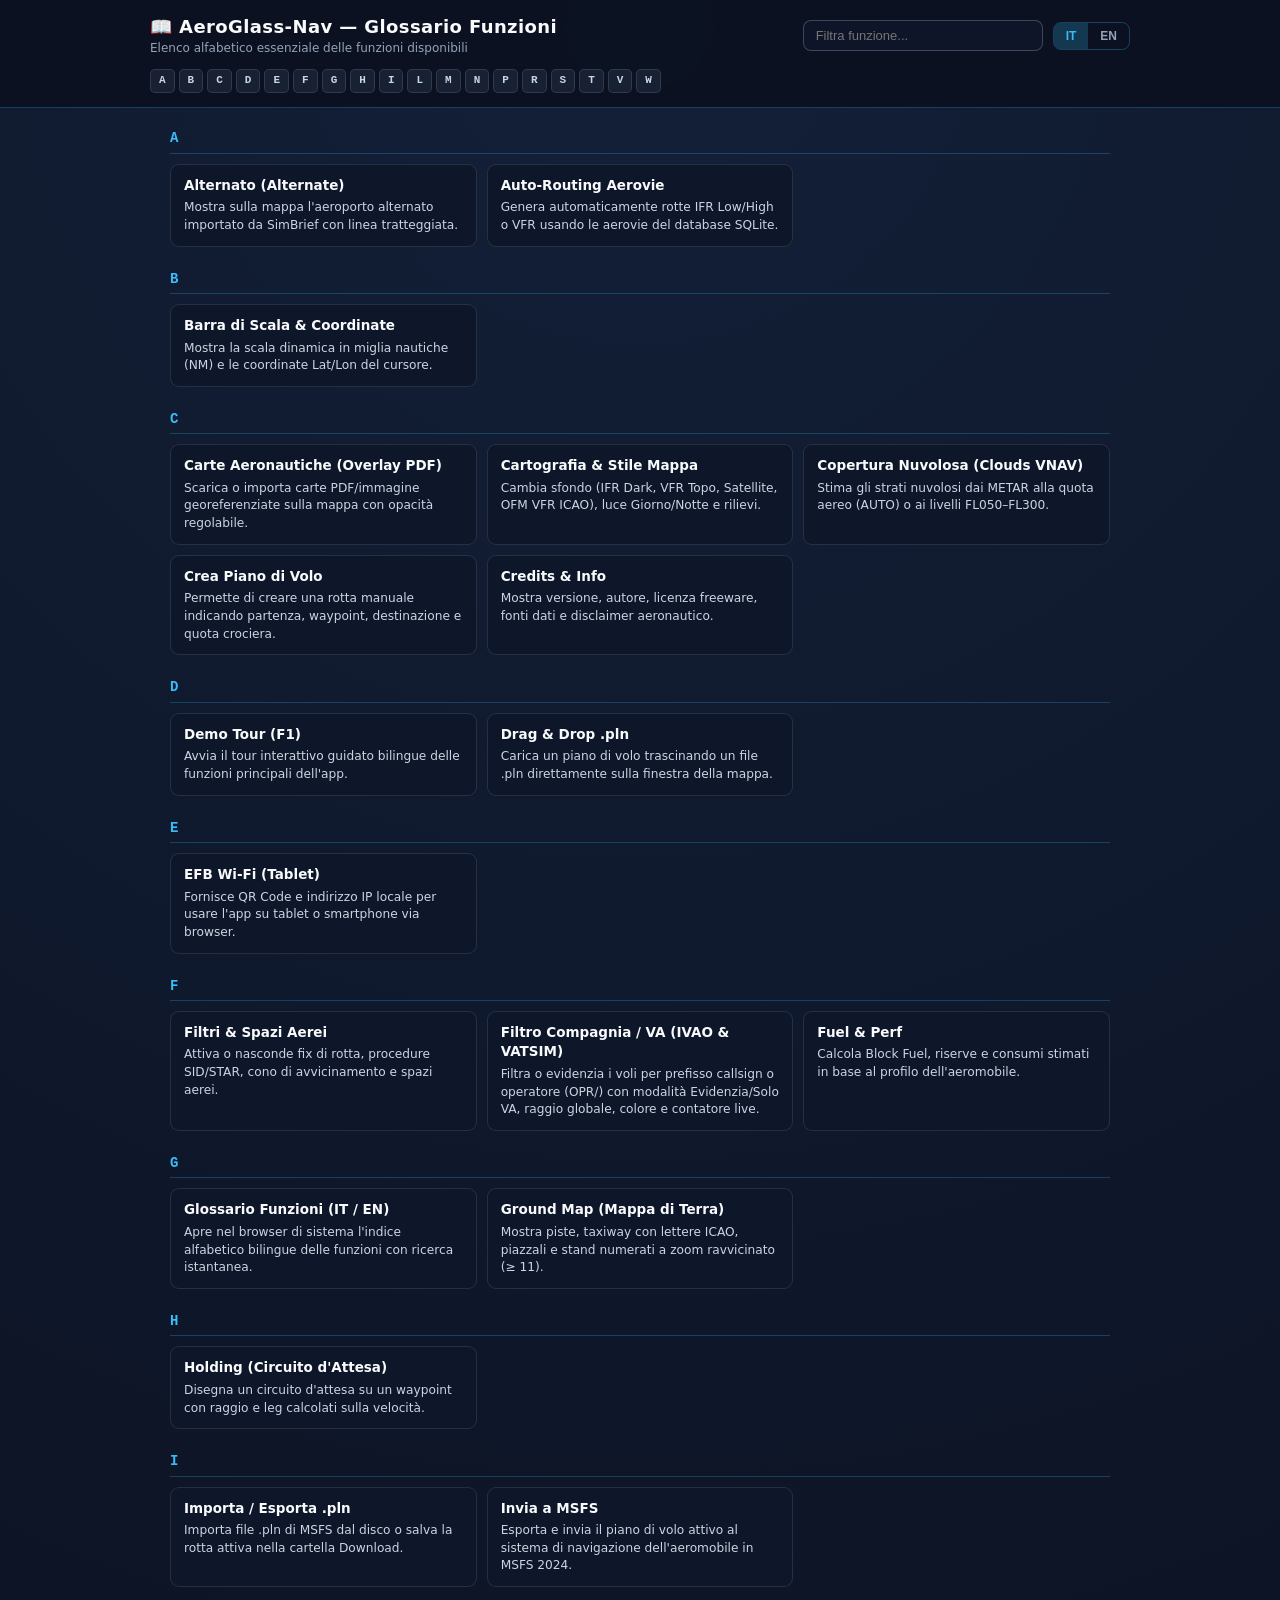
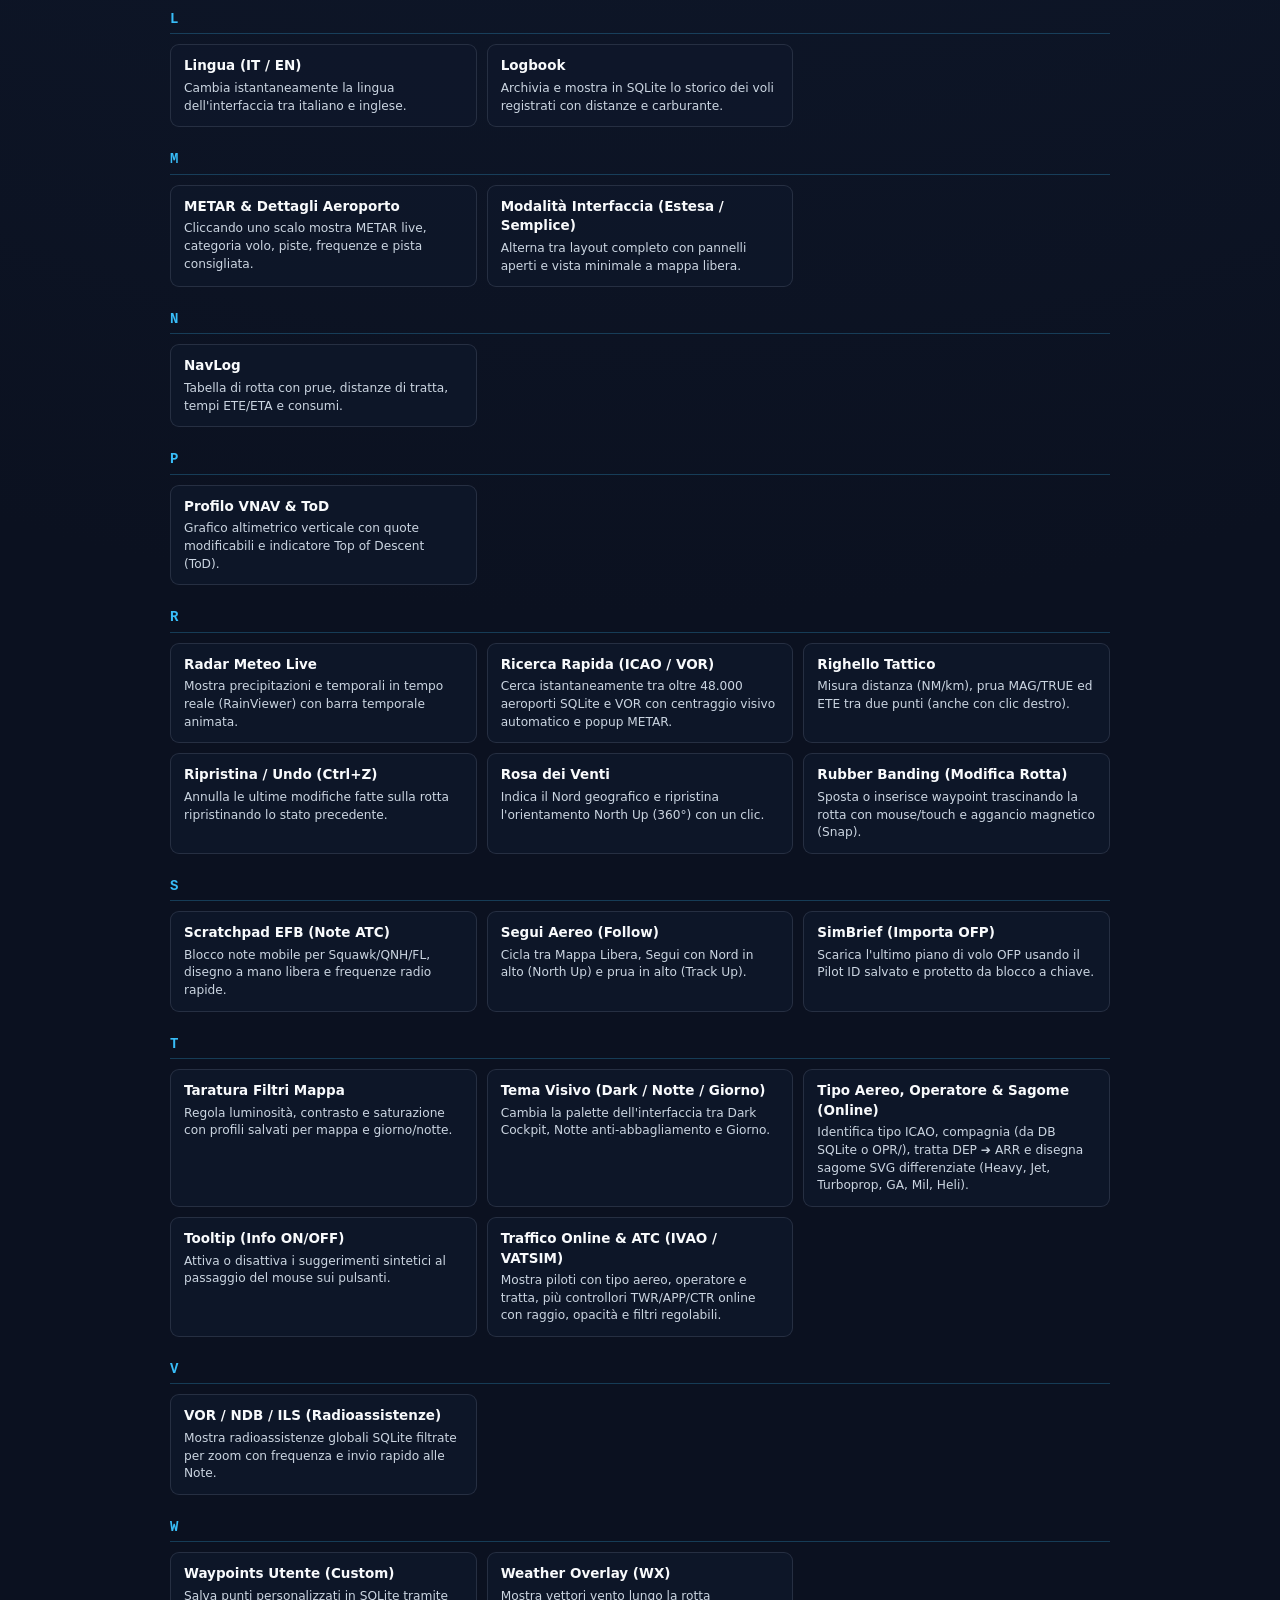
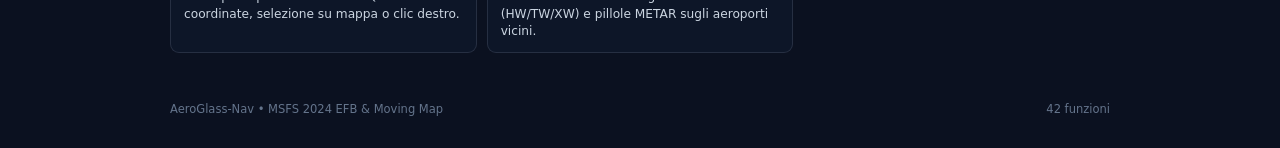
<file: src/ui/glossary.html>
<!DOCTYPE html>
<html lang="it">
<head>
    <meta charset="UTF-8">
    <meta name="viewport" content="width=device-width, initial-scale=1.0">
    <title>AeroGlass-Nav — Glossario Funzioni / Feature Glossary</title>
    <style>
        :root {
            --bg-main: #0b1120;
            --bg-card: rgba(15, 23, 42, 0.92);
            --border: rgba(56, 189, 248, 0.28);
            --cyan: #38bdf8;
            --text: #e2e8f0;
            --muted: #94a3b8;
        }
        * { box-sizing: border-box; }
        body {
            margin: 0;
            background: radial-gradient(circle at top, #132038 0%, var(--bg-main) 65%);
            color: var(--text);
            font-family: 'Segoe UI', system-ui, -apple-system, sans-serif;
            min-height: 100vh;
            line-height: 1.45;
        }
        header {
            position: sticky;
            top: 0;
            z-index: 100;
            background: rgba(11, 17, 32, 0.94);
            backdrop-filter: blur(10px);
            border-bottom: 1px solid var(--border);
            padding: 14px 20px;
        }
        .header-inner {
            max-width: 980px;
            margin: 0 auto;
            display: flex;
            flex-wrap: wrap;
            align-items: center;
            justify-content: space-between;
            gap: 12px;
        }
        .brand {
            display: flex;
            flex-direction: column;
        }
        .brand h1 {
            margin: 0;
            font-size: 18px;
            color: #f8fafc;
            letter-spacing: 0.4px;
        }
        .brand span {
            font-size: 12px;
            color: var(--muted);
        }
        .controls {
            display: flex;
            align-items: center;
            gap: 10px;
            flex-wrap: wrap;
        }
        #searchInput {
            background: rgba(15, 23, 42, 0.95);
            border: 1px solid rgba(148, 163, 184, 0.35);
            color: #f8fafc;
            border-radius: 8px;
            padding: 7px 12px;
            font-size: 13px;
            width: 240px;
            outline: none;
        }
        #searchInput:focus {
            border-color: var(--cyan);
            box-shadow: 0 0 0 2px rgba(56, 189, 248, 0.2);
        }
        .lang-group {
            display: inline-flex;
            border: 1px solid var(--border);
            border-radius: 8px;
            overflow: hidden;
        }
        .lang-btn {
            background: transparent;
            border: none;
            color: var(--muted);
            padding: 6px 12px;
            font-size: 12px;
            font-weight: 700;
            cursor: pointer;
            transition: background 0.15s, color 0.15s;
        }
        .lang-btn.active {
            background: rgba(56, 189, 248, 0.22);
            color: var(--cyan);
        }
        .alpha-bar {
            max-width: 980px;
            margin: 12px auto 0;
            display: flex;
            flex-wrap: wrap;
            gap: 4px;
        }
        .alpha-btn {
            background: rgba(30, 41, 59, 0.7);
            border: 1px solid rgba(148, 163, 184, 0.2);
            color: #cbd5e1;
            border-radius: 5px;
            padding: 3px 8px;
            font-size: 11px;
            font-weight: 700;
            font-family: Consolas, monospace;
            text-decoration: none;
            cursor: pointer;
        }
        .alpha-btn:hover {
            border-color: var(--cyan);
            color: var(--cyan);
        }
        main {
            max-width: 980px;
            margin: 20px auto 48px;
            padding: 0 20px;
        }
        .letter-group {
            margin-bottom: 22px;
        }
        .letter-heading {
            font-family: Consolas, monospace;
            font-size: 14px;
            font-weight: 800;
            color: var(--cyan);
            border-bottom: 1px solid rgba(56, 189, 248, 0.25);
            padding-bottom: 4px;
            margin: 0 0 10px;
            scroll-margin-top: 125px;
        }
        .entries-grid {
            display: grid;
            grid-template-columns: repeat(auto-fill, minmax(290px, 1fr));
            gap: 10px;
        }
        .entry-card {
            background: var(--bg-card);
            border: 1px solid rgba(148, 163, 184, 0.18);
            border-radius: 9px;
            padding: 11px 13px;
            transition: border-color 0.15s ease;
        }
        .entry-card:hover {
            border-color: rgba(56, 189, 248, 0.55);
        }
        .entry-title {
            font-size: 13.5px;
            font-weight: 700;
            color: #f8fafc;
            margin-bottom: 4px;
        }
        .entry-desc {
            font-size: 12.2px;
            color: #cbd5e1;
            margin: 0;
        }
        .empty-state {
            text-align: center;
            color: var(--muted);
            padding: 40px 10px;
            font-size: 14px;
        }
        footer {
            max-width: 980px;
            margin: 0 auto 30px;
            padding: 0 20px;
            font-size: 11.5px;
            color: #64748b;
            display: flex;
            justify-content: space-between;
            flex-wrap: wrap;
            gap: 8px;
        }
    </style>
</head>
<body>
    <header>
        <div class="header-inner">
            <div class="brand">
                <h1 id="pageTitle">📖 AeroGlass-Nav — Glossario Funzioni</h1>
                <span id="pageSubtitle">Elenco alfabetico essenziale delle funzioni disponibili</span>
            </div>
            <div class="controls">
                <input id="searchInput" type="search" placeholder="Filtra funzione..." oninput="renderGlossary()">
                <div class="lang-group">
                    <button id="btnLangIt" class="lang-btn" type="button" onclick="setLang('it')">IT</button>
                    <button id="btnLangEn" class="lang-btn" type="button" onclick="setLang('en')">EN</button>
                </div>
            </div>
        </div>
        <nav id="alphaBar" class="alpha-bar"></nav>
    </header>

    <main id="glossaryContainer"></main>

    <footer>
        <span>AeroGlass-Nav • MSFS 2024 EFB &amp; Moving Map</span>
        <span id="countLabel"></span>
    </footer>

    <script>
        const UI_TEXT = {
            it: {
                title: "📖 AeroGlass-Nav — Glossario Funzioni",
                subtitle: "Elenco alfabetico essenziale delle funzioni disponibili",
                search: "Filtra funzione...",
                empty: "Nessuna funzione corrisponde alla ricerca.",
                count: (n) => `${n} funzioni`
            },
            en: {
                title: "📖 AeroGlass-Nav — Feature Glossary",
                subtitle: "Essential alphabetical reference of available features",
                search: "Filter features...",
                empty: "No matching features found.",
                count: (n) => `${n} features`
            }
        };

        const GLOSSARY_ENTRIES = [
            {
                it: { term: "Alternato (Alternate)", desc: "Mostra sulla mappa l'aeroporto alternato importato da SimBrief con linea tratteggiata." },
                en: { term: "Alternate Airport", desc: "Displays the SimBrief alternate airport on the map connected by a dashed line." }
            },
            {
                it: { term: "Auto-Routing Aerovie", desc: "Genera automaticamente rotte IFR Low/High o VFR usando le aerovie del database SQLite." },
                en: { term: "Airway Auto-Routing", desc: "Automatically builds IFR Low/High or VFR routes using airways stored in SQLite." }
            },
            {
                it: { term: "Barra di Scala & Coordinate", desc: "Mostra la scala dinamica in miglia nautiche (NM) e le coordinate Lat/Lon del cursore." },
                en: { term: "Scale Bar & Coordinates", desc: "Displays the dynamic nautical mile (NM) scale bar and cursor Lat/Lon coordinates." }
            },
            {
                it: { term: "Carte Aeronautiche (Overlay PDF)", desc: "Scarica o importa carte PDF/immagine georeferenziate sulla mappa con opacità regolabile." },
                en: { term: "Aviation Charts (PDF Overlay)", desc: "Downloads or imports georeferenced PDF/image charts overlaid on the map with adjustable opacity." }
            },
            {
                it: { term: "Cartografia & Stile Mappa", desc: "Cambia sfondo (IFR Dark, VFR Topo, Satellite, OFM VFR ICAO), luce Giorno/Notte e rilievi." },
                en: { term: "Map Style & Layers", desc: "Switches base map (IFR Dark, VFR Topo, Satellite, OFM VFR ICAO), Day/Night lighting and hillshade relief." }
            },
            {
                it: { term: "Copertura Nuvolosa (Clouds VNAV)", desc: "Stima gli strati nuvolosi dai METAR alla quota aereo (AUTO) o ai livelli FL050–FL300." },
                en: { term: "Cloud Coverage (VNAV Clouds)", desc: "Estimates cloud layers from METAR reports at aircraft altitude (AUTO) or FL050–FL300." }
            },
            {
                it: { term: "Crea Piano di Volo", desc: "Permette di creare una rotta manuale indicando partenza, waypoint, destinazione e quota crociera." },
                en: { term: "Create Flight Plan", desc: "Builds a manual route by entering departure, waypoints, destination and cruise altitude." }
            },
            {
                it: { term: "Credits & Info", desc: "Mostra versione, autore, licenza freeware, fonti dati e disclaimer aeronautico." },
                en: { term: "Credits & Info", desc: "Shows version, author, freeware license, data sources and aviation disclaimer." }
            },
            {
                it: { term: "Demo Tour (F1)", desc: "Avvia il tour interattivo guidato bilingue delle funzioni principali dell'app." },
                en: { term: "Demo Tour (F1)", desc: "Starts the interactive bilingual guided tour of the main application features." }
            },
            {
                it: { term: "Drag & Drop .pln", desc: "Carica un piano di volo trascinando un file .pln direttamente sulla finestra della mappa." },
                en: { term: "Drag & Drop .pln", desc: "Loads a flight plan instantly by dropping a .pln file onto the map window." }
            },
            {
                it: { term: "EFB Wi-Fi (Tablet)", desc: "Fornisce QR Code e indirizzo IP locale per usare l'app su tablet o smartphone via browser." },
                en: { term: "Wi-Fi EFB (Tablet)", desc: "Provides a QR Code and local IP address to run the EFB on a tablet or phone browser." }
            },
            {
                it: { term: "Filtri & Spazi Aerei", desc: "Attiva o nasconde fix di rotta, procedure SID/STAR, cono di avvicinamento e spazi aerei." },
                en: { term: "Filters & Airspaces", desc: "Toggles route fixes, SID/STAR procedures, approach cone and airspace boundaries." }
            },
            {
                it: { term: "Fuel & Perf", desc: "Calcola Block Fuel, riserve e consumi stimati in base al profilo dell'aeromobile." },
                en: { term: "Fuel & Perf", desc: "Calculates Block Fuel, reserves and estimated burn based on aircraft performance." }
            },
            {
                it: { term: "Ground Map (Mappa di Terra)", desc: "Mostra piste, taxiway con lettere ICAO, piazzali e stand numerati a zoom ravvicinato (≥ 11)." },
                en: { term: "Airport Ground Map", desc: "Renders runways, ICAO-labeled taxiways, aprons and numbered stands at close zoom (≥ 11)." }
            },
            {
                it: { term: "Holding (Circuito d'Attesa)", desc: "Disegna un circuito d'attesa su un waypoint con raggio e leg calcolati sulla velocità." },
                en: { term: "Holding Pattern", desc: "Draws a holding racetrack at a waypoint with turn radius and leg calculated from speed." }
            },
            {
                it: { term: "Importa / Esporta .pln", desc: "Importa file .pln di MSFS dal disco o salva la rotta attiva nella cartella Download." },
                en: { term: "Import / Export .pln", desc: "Imports MSFS .pln files from disk or exports the active route to Downloads." }
            },
            {
                it: { term: "Invia a MSFS", desc: "Esporta e invia il piano di volo attivo al sistema di navigazione dell'aeromobile in MSFS 2024." },
                en: { term: "Send to MSFS", desc: "Exports and sends the active flight plan to the current aircraft's avionics in MSFS 2024." }
            },
            {
                it: { term: "Lingua (IT / EN)", desc: "Cambia istantaneamente la lingua dell'interfaccia tra italiano e inglese." },
                en: { term: "Language (IT / EN)", desc: "Instantly switches the user interface between Italian and English." }
            },
            {
                it: { term: "Logbook", desc: "Archivia e mostra in SQLite lo storico dei voli registrati con distanze e carburante." },
                en: { term: "Logbook", desc: "Stores and displays flight history, distances and fuel logs in local SQLite." }
            },
            {
                it: { term: "METAR & Dettagli Aeroporto", desc: "Cliccando uno scalo mostra METAR live, categoria volo, piste, frequenze e pista consigliata." },
                en: { term: "Quick METAR & Airport Details", desc: "Clicking an airport shows live METAR, flight category, runways, frequencies and best runway." }
            },
            {
                it: { term: "Modalità Interfaccia (Estesa / Semplice)", desc: "Alterna tra layout completo con pannelli aperti e vista minimale a mappa libera." },
                en: { term: "UI Mode (Extended / Simple)", desc: "Toggles between full layout with panels and a minimal uncluttered map view." }
            },
            {
                it: { term: "NavLog", desc: "Tabella di rotta con prue, distanze di tratta, tempi ETE/ETA e consumi." },
                en: { term: "NavLog", desc: "Detailed route log with headings, leg distances, ETE/ETA and fuel burn." }
            },
            {
                it: { term: "Profilo VNAV & ToD", desc: "Grafico altimetrico verticale con quote modificabili e indicatore Top of Descent (ToD)." },
                en: { term: "VNAV Profile & ToD", desc: "Vertical altitude profile drawer with editable altitudes and Top of Descent (ToD) marker." }
            },
            {
                it: { term: "Radar Meteo Live", desc: "Mostra precipitazioni e temporali in tempo reale (RainViewer) con barra temporale animata." },
                en: { term: "Live Weather Radar", desc: "Overlays real-time rain and storm cells (RainViewer) with an animated timeline bar." }
            },
            {
                it: { term: "Ricerca Rapida (ICAO / VOR)", desc: "Cerca istantaneamente tra oltre 48.000 aeroporti SQLite e VOR con centraggio visivo automatico e popup METAR." },
                en: { term: "Quick Search (ICAO / VOR)", desc: "Instantly searches 48,000+ SQLite airports and VORs with automatic visual centering and METAR popup." }
            },
            {
                it: { term: "Righello Tattico", desc: "Misura distanza (NM/km), prua MAG/TRUE ed ETE tra due punti (anche con clic destro)." },
                en: { term: "Measure Tool", desc: "Measures distance (NM/km), MAG/TRUE bearing and ETE between two points (also via Right-Click)." }
            },
            {
                it: { term: "Ripristina / Undo (Ctrl+Z)", desc: "Annulla le ultime modifiche fatte sulla rotta ripristinando lo stato precedente." },
                en: { term: "Undo Route Change (Ctrl+Z)", desc: "Reverts recent flight plan modifications step by step." }
            },
            {
                it: { term: "Rosa dei Venti", desc: "Indica il Nord geografico e ripristina l'orientamento North Up (360°) con un clic." },
                en: { term: "Compass Rose", desc: "Indicates True North and resets map orientation to North Up (360°) on click." }
            },
            {
                it: { term: "Rubber Banding (Modifica Rotta)", desc: "Sposta o inserisce waypoint trascinando la rotta con mouse/touch e aggancio magnetico (Snap)." },
                en: { term: "Rubber Banding (Route Drag)", desc: "Moves or inserts waypoints by dragging the route with mouse/touch and magnetic Snap." }
            },
            {
                it: { term: "Scratchpad EFB (Note ATC)", desc: "Blocco note mobile per Squawk/QNH/FL, disegno a mano libera e frequenze radio rapide." },
                en: { term: "EFB Scratchpad (ATC Notes)", desc: "Draggable pad for Squawk/QNH/FL clearances, freehand drawing and quick frequencies." }
            },
            {
                it: { term: "Segui Aereo (Follow)", desc: "Cicla tra Mappa Libera, Segui con Nord in alto (North Up) e prua in alto (Track Up)." },
                en: { term: "Follow Aircraft", desc: "Cycles through Free Map, North Up and Track Up centering modes." }
            },
            {
                it: { term: "SimBrief (Importa OFP)", desc: "Scarica l'ultimo piano di volo OFP usando il Pilot ID salvato e protetto da blocco a chiave." },
                en: { term: "SimBrief (OFP Import)", desc: "Fetches the latest SimBrief OFP using a saved Pilot ID protected by a key lock." }
            },
            {
                it: { term: "Taratura Filtri Mappa", desc: "Regola luminosità, contrasto e saturazione con profili salvati per mappa e giorno/notte." },
                en: { term: "Map Filter Calibrator", desc: "Adjusts brightness, contrast and saturation with separate profiles per map and lighting." }
            },
            {
                it: { term: "Tema Visivo (Dark / Notte / Giorno)", desc: "Cambia la palette dell'interfaccia tra Dark Cockpit, Notte anti-abbagliamento e Giorno." },
                en: { term: "Visual Theme (Dark / Night / Day)", desc: "Switches UI theme between Dark Cockpit, anti-glare Night and Day mode." }
            },
            {
                it: { term: "Tooltip (Info ON/OFF)", desc: "Attiva o disattiva i suggerimenti sintetici al passaggio del mouse sui pulsanti." },
                en: { term: "Tooltips (Info ON/OFF)", desc: "Enables or disables concise hover descriptions on toolbar buttons." }
            },
            {
                it: { term: "Filtro Compagnia / VA (IVAO & VATSIM)", desc: "Filtra o evidenzia i voli per prefisso callsign o operatore (OPR/) con modalità Evidenzia/Solo VA, raggio globale, colore e contatore live." },
                en: { term: "Airline / VA Filter (IVAO & VATSIM)", desc: "Filters or highlights flights by callsign prefix or operator (OPR/) with Highlight/VA-Only mode, global range, custom color and live counter." }
            },
            {
                it: { term: "Glossario Funzioni (IT / EN)", desc: "Apre nel browser di sistema l'indice alfabetico bilingue delle funzioni con ricerca istantanea." },
                en: { term: "Feature Glossary (IT / EN)", desc: "Opens the alphabetical bilingual feature reference with instant search in your system browser." }
            },
            {
                it: { term: "Tipo Aereo, Operatore & Sagome (Online)", desc: "Identifica tipo ICAO, compagnia (da DB SQLite o OPR/), tratta DEP ➔ ARR e disegna sagome SVG differenziate (Heavy, Jet, Turboprop, GA, Mil, Heli)." },
                en: { term: "Aircraft Type, Operator & Silhouettes (Online)", desc: "Identifies ICAO type, airline/operator (from SQLite DB or OPR/), DEP ➔ ARR route and renders category SVG icons (Heavy, Jet, Turboprop, GA, Mil, Heli)." }
            },
            {
                it: { term: "Traffico Online & ATC (IVAO / VATSIM)", desc: "Mostra piloti con tipo aereo, operatore e tratta, più controllori TWR/APP/CTR online con raggio, opacità e filtri regolabili." },
                en: { term: "Online Traffic & ATC (IVAO / VATSIM)", desc: "Displays pilots with aircraft type, operator and route, plus online TWR/APP/CTR sectors with adjustable range and opacity." }
            },
            {
                it: { term: "VOR / NDB / ILS (Radioassistenze)", desc: "Mostra radioassistenze globali SQLite filtrate per zoom con frequenza e invio rapido alle Note." },
                en: { term: "VOR / NDB / ILS (Navaids)", desc: "Shows worldwide SQLite navaids filtered by zoom with frequency and one-click send to Notes." }
            },
            {
                it: { term: "Waypoints Utente (Custom)", desc: "Salva punti personalizzati in SQLite tramite coordinate, selezione su mappa o clic destro." },
                en: { term: "User Waypoints (Custom)", desc: "Saves custom waypoints in SQLite via coordinates, map pick or Right-Click." }
            },
            {
                it: { term: "Weather Overlay (WX)", desc: "Mostra vettori vento lungo la rotta (HW/TW/XW) e pillole METAR sugli aeroporti vicini." },
                en: { term: "Weather Overlay (WX)", desc: "Displays route wind vectors (HW/TW/XW) and quick METAR pills on nearby airports." }
            }
        ];

        const params = new URLSearchParams(window.location.search);
        let activeLang = (params.get('lang') === 'en') ? 'en' : 'it';

        function setLang(lang) {
            activeLang = (lang === 'en') ? 'en' : 'it';
            document.documentElement.lang = activeLang;
            document.getElementById('btnLangIt').classList.toggle('active', activeLang === 'it');
            document.getElementById('btnLangEn').classList.toggle('active', activeLang === 'en');
            document.getElementById('pageTitle').textContent = UI_TEXT[activeLang].title;
            document.getElementById('pageSubtitle').textContent = UI_TEXT[activeLang].subtitle;
            document.getElementById('searchInput').placeholder = UI_TEXT[activeLang].search;
            renderGlossary();
        }

        function renderGlossary() {
            const q = (document.getElementById('searchInput').value || '').trim().toLowerCase();
            const container = document.getElementById('glossaryContainer');
            const alphaBar = document.getElementById('alphaBar');

            const items = GLOSSARY_ENTRIES
                .map(entry => entry[activeLang])
                .filter(item => !q || item.term.toLowerCase().includes(q) || item.desc.toLowerCase().includes(q))
                .sort((a, b) => a.term.localeCompare(b.term, activeLang, { sensitivity: 'base' }));

            document.getElementById('countLabel').textContent = UI_TEXT[activeLang].count(items.length);

            if (items.length === 0) {
                alphaBar.innerHTML = '';
                container.innerHTML = `<div class="empty-state">${UI_TEXT[activeLang].empty}</div>`;
                return;
            }

            const grouped = new Map();
            items.forEach(item => {
                const letter = item.term.charAt(0).toUpperCase();
                if (!grouped.has(letter)) grouped.set(letter, []);
                grouped.get(letter).push(item);
            });

            alphaBar.innerHTML = Array.from(grouped.keys())
                .map(l => `<a class="alpha-btn" href="#sec-${l}">${l}</a>`)
                .join('');

            let html = '';
            grouped.forEach((list, letter) => {
                html += `<section class="letter-group">
                    <h2 id="sec-${letter}" class="letter-heading">${letter}</h2>
                    <div class="entries-grid">
                        ${list.map(it => `
                            <article class="entry-card">
                                <div class="entry-title">${it.term}</div>
                                <p class="entry-desc">${it.desc}</p>
                            </article>
                        `).join('')}
                    </div>
                </section>`;
            });
            container.innerHTML = html;
        }

        setLang(activeLang);
    </script>
</body>
</html>
</file>
